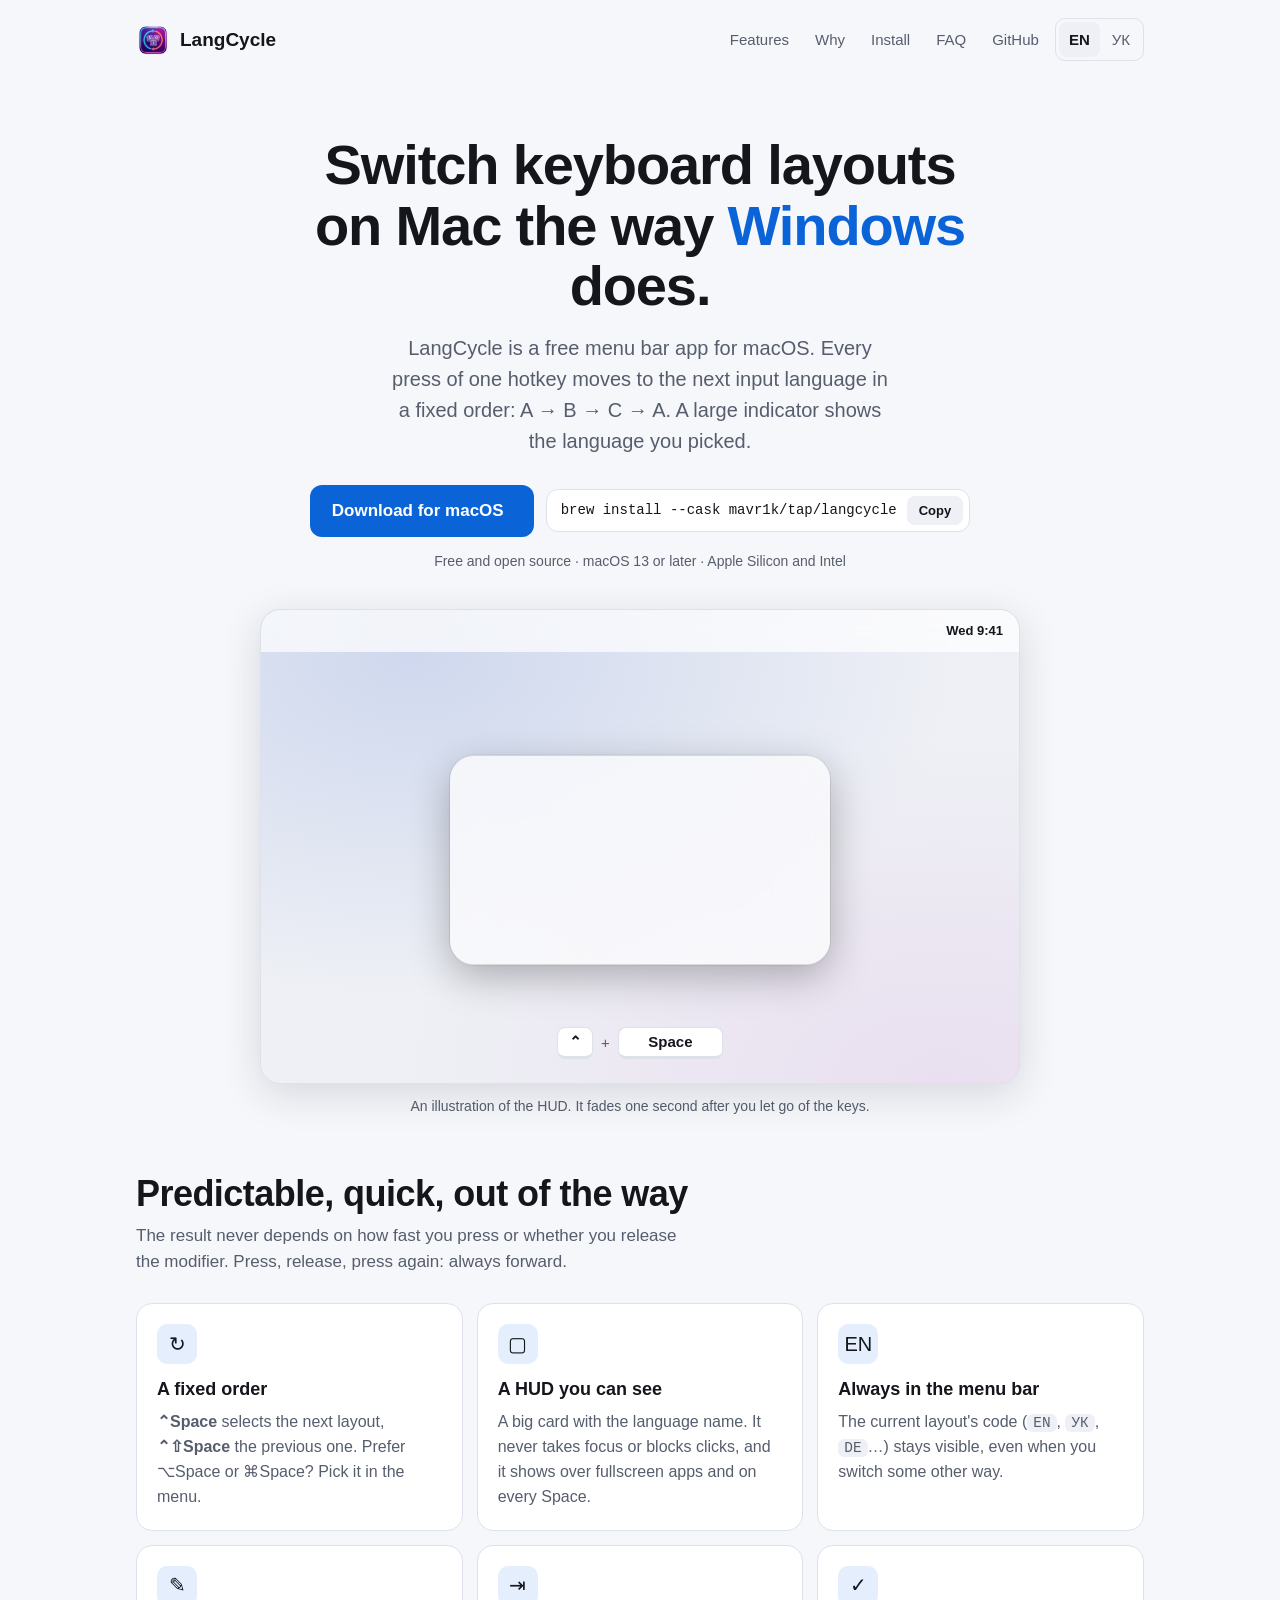
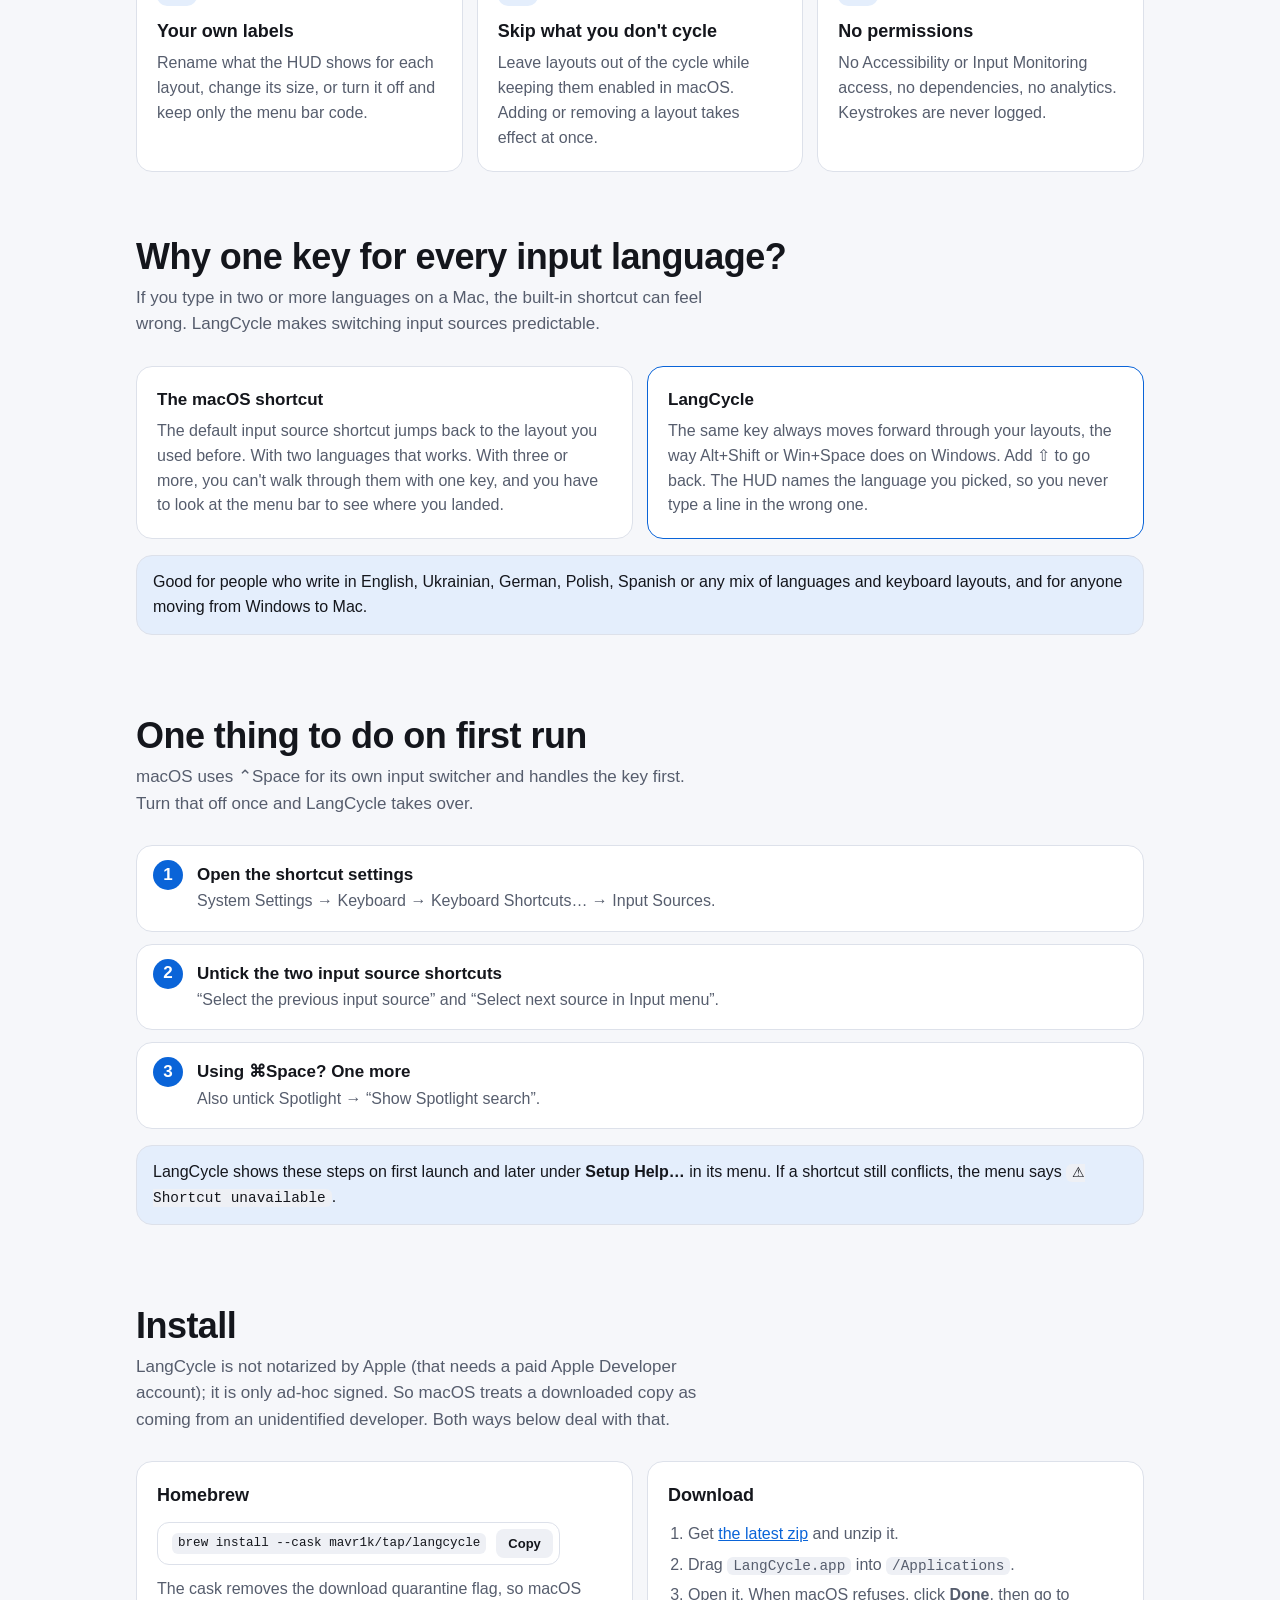
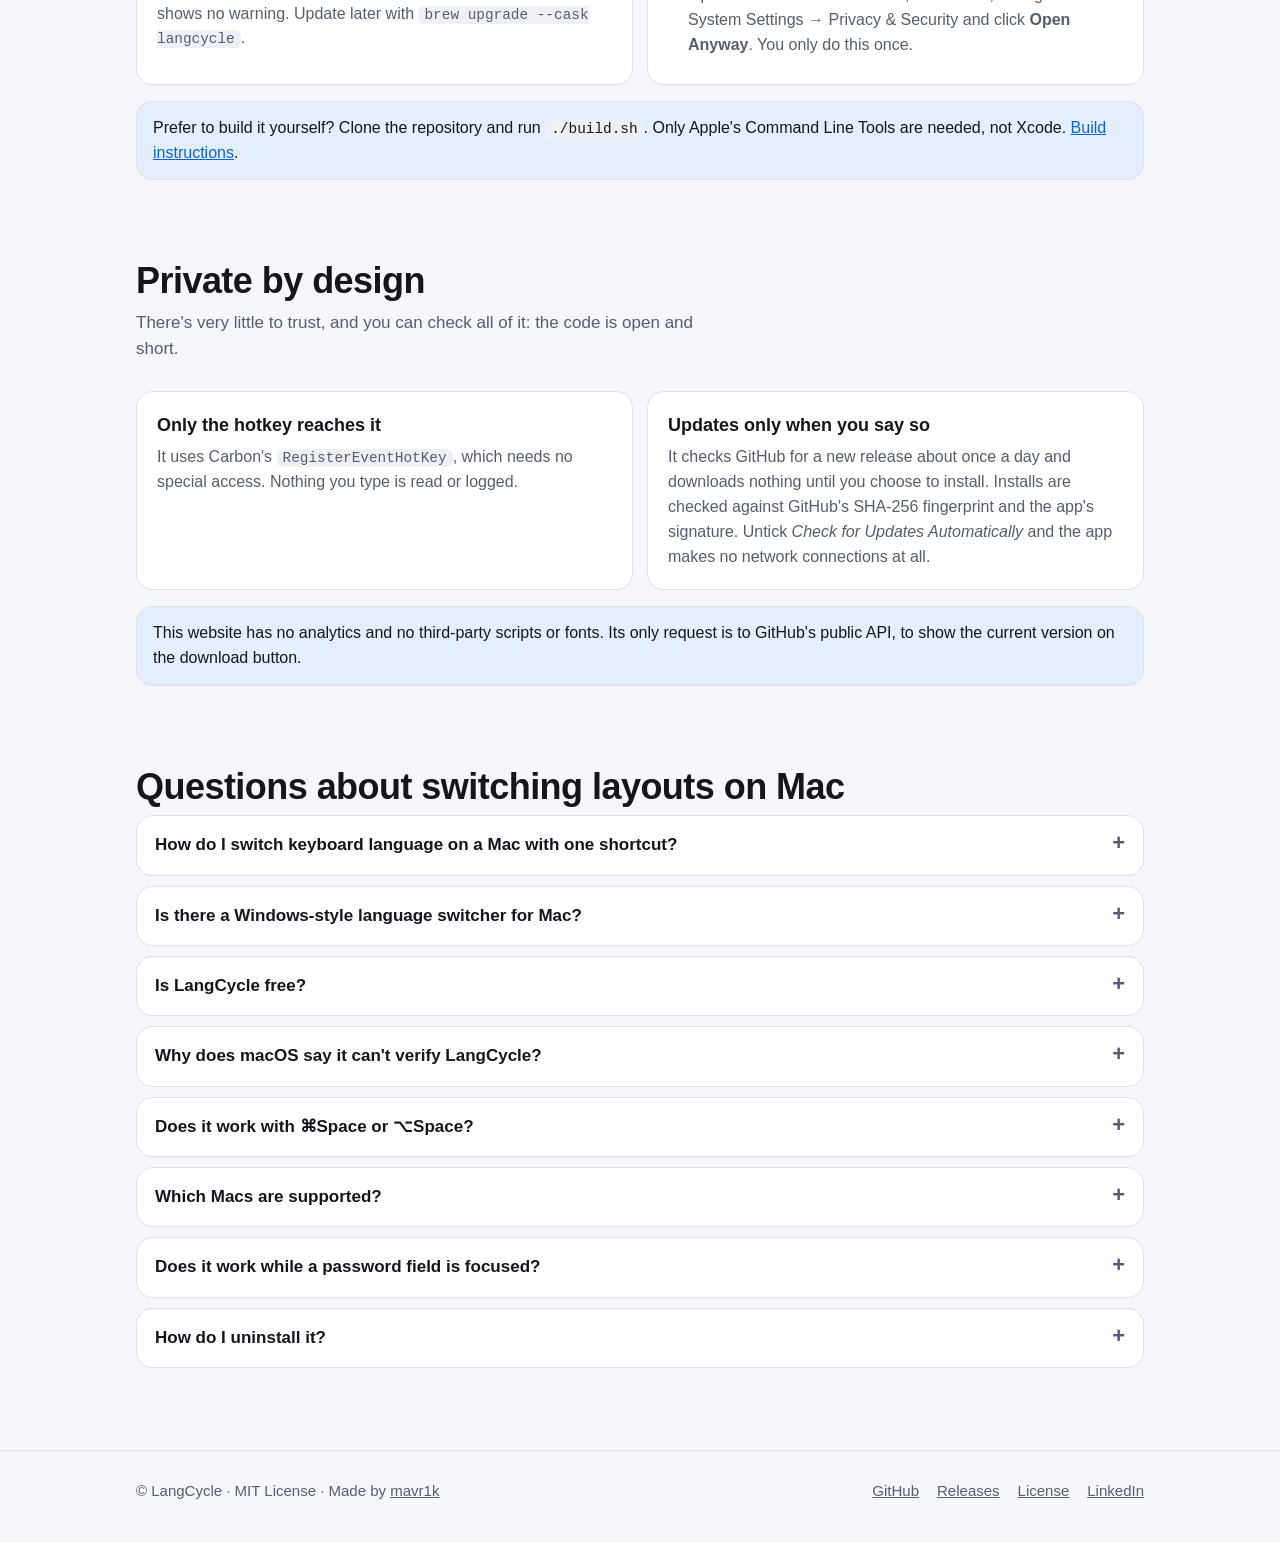
<file: site/index.html>
<!doctype html>
<html lang="en">
<head>
<meta charset="utf-8">
<meta name="viewport" content="width=device-width, initial-scale=1">
<title>LangCycle: Switch Keyboard Layouts on Mac Like Windows</title>
<meta name="description" content="Free macOS menu bar app: one hotkey cycles your keyboard layouts and input languages in a fixed order, like Windows. Big on-screen indicator, no permissions.">
<meta name="theme-color" content="#0a64d8">
<meta name="robots" content="index, follow, max-image-preview:large">
<meta name="keywords" content="switch keyboard layout mac, change input language mac, mac input source shortcut, ctrl space mac, windows style language switch mac, keyboard layout switcher macOS, menu bar app">
<link rel="canonical" href="https://mavr1k.github.io/LangCycle/">
<link rel="alternate" hreflang="en" href="https://mavr1k.github.io/LangCycle/">
<link rel="alternate" hreflang="uk" href="https://mavr1k.github.io/LangCycle/uk/">
<link rel="alternate" hreflang="x-default" href="https://mavr1k.github.io/LangCycle/">
<link rel="icon" type="image/png" href="assets/favicon.png">
<link rel="apple-touch-icon" href="assets/apple-touch-icon.png">
<meta property="og:type" content="website">
<meta property="og:site_name" content="LangCycle">
<meta property="og:title" content="LangCycle: Switch Keyboard Layouts on Mac Like Windows">
<meta property="og:description" content="One hotkey cycles your keyboard layouts in a fixed order, and a big on-screen indicator shows the language you picked. Free and open source for macOS.">
<meta property="og:url" content="https://mavr1k.github.io/LangCycle/">
<meta property="og:image" content="https://mavr1k.github.io/LangCycle/assets/og.png">
<meta property="og:image:width" content="1200">
<meta property="og:image:height" content="630">
<meta property="og:image:alt" content="LangCycle app icon next to the text: Switch keyboard layouts on Mac like Windows">
<meta name="twitter:card" content="summary_large_image">
<meta name="twitter:image" content="https://mavr1k.github.io/LangCycle/assets/og.png">
<link rel="stylesheet" href="assets/style.css">
<script type="application/ld+json">
{"@context":"https://schema.org","@graph":[
{"@type":"WebSite","@id":"https://mavr1k.github.io/LangCycle/#website","url":"https://mavr1k.github.io/LangCycle/","name":"LangCycle","inLanguage":["en","uk"]},
{"@type":"SoftwareApplication","@id":"https://mavr1k.github.io/LangCycle/#app","name":"LangCycle","description":"A macOS menu bar app that switches keyboard layouts in a fixed cycle with one hotkey and shows a large on-screen indicator.","applicationCategory":"UtilitiesApplication","operatingSystem":"macOS 13 or later","image":"https://mavr1k.github.io/LangCycle/assets/icon.png","offers":{"@type":"Offer","price":"0","priceCurrency":"USD"},"license":"https://opensource.org/licenses/MIT","url":"https://mavr1k.github.io/LangCycle/","downloadUrl":"https://github.com/mavr1k/LangCycle/releases/latest","codeRepository":"https://github.com/mavr1k/LangCycle","featureList":["Cycle keyboard layouts in a fixed order with one hotkey","Large on-screen indicator that never takes focus","Current layout code in the menu bar","No permissions and no analytics"],"author":{"@type":"Person","name":"mavr1k","url":"https://github.com/mavr1k"}}
]}
</script>
<script src="assets/app.js" defer></script>
</head>
<body>
<a class="skip" href="#main">Skip to content</a>

<header class="site">
  <div class="wrap">
    <a class="brand" href="./"><img src="assets/icon.png" alt="" width="34" height="34">LangCycle</a>
    <nav class="top" aria-label="Main">
      <a class="hide-sm" href="#features">Features</a>
      <a class="hide-sm" href="#why">Why</a>
      <a class="hide-sm" href="#install">Install</a>
      <a class="hide-sm" href="#faq">FAQ</a>
      <a class="hide-sm" href="https://github.com/mavr1k/LangCycle">GitHub</a>
      <span class="lang" role="group" aria-label="Language">
        <a href="./" aria-current="true" hreflang="en" lang="en">EN</a>
        <a href="uk/" hreflang="uk" lang="uk">УК</a>
      </span>
    </nav>
  </div>
</header>

<main id="main">
  <section class="hero" style="padding-bottom:0">
    <div class="wrap">
      <h1>Switch keyboard layouts on Mac the way <em>Windows</em> does.</h1>
      <p class="lead">LangCycle is a free menu bar app for macOS. Every press of one hotkey moves to the next input language in a fixed order: A → B → C → A. A large indicator shows the language you picked.</p>
      <div class="cta">
        <a class="btn" data-download href="https://github.com/mavr1k/LangCycle/releases/latest">Download for macOS <span data-version></span></a>
        <span class="code"><code id="brew">brew install --cask mavr1k/tap/langcycle</code><button type="button" data-copy="brew" data-copied="Copied">Copy</button></span>
      </div>
      <p class="meta">Free and open source · macOS 13 or later · Apple Silicon and Intel</p>

      <div class="demo" role="img" aria-label="Pressing Control and Space switches the layout from English to Ukrainian to German. A large HUD shows the language name and the menu bar shows its code.">
        <div class="menubar" aria-hidden="true">
          <span class="code-slot"><span>EN</span><span>УК</span><span>DE</span></span>
          <span>Wed 9:41</span>
        </div>
        <div class="hud" aria-hidden="true">
          <div class="face"><span class="code">EN</span><b>English</b><small>ABC</small><div class="pills"><i>EN</i><i>УК</i><i>DE</i></div></div>
          <div class="face"><span class="code">УК</span><b>Українська</b><small>Ukrainian</small><div class="pills"><i>EN</i><i>УК</i><i>DE</i></div></div>
          <div class="face"><span class="code">DE</span><b>Deutsch</b><small>German</small><div class="pills"><i>EN</i><i>УК</i><i>DE</i></div></div>
        </div>
        <div class="keys" aria-hidden="true"><kbd>⌃</kbd><span>+</span><kbd class="space">Space</kbd></div>
      </div>
      <p class="demo-note">An illustration of the HUD. It fades one second after you let go of the keys.</p>
    </div>
  </section>

  <section id="features">
    <div class="wrap">
      <h2>Predictable, quick, out of the way</h2>
      <p class="sub">The result never depends on how fast you press or whether you release the modifier. Press, release, press again: always forward.</p>
      <div class="grid three">
        <div class="card"><div class="ico" aria-hidden="true">↻</div><h3>A fixed order</h3><p><strong>⌃Space</strong> selects the next layout, <strong>⌃⇧Space</strong> the previous one. Prefer ⌥Space or ⌘Space? Pick it in the menu.</p></div>
        <div class="card"><div class="ico" aria-hidden="true">▢</div><h3>A HUD you can see</h3><p>A big card with the language name. It never takes focus or blocks clicks, and it shows over fullscreen apps and on every Space.</p></div>
        <div class="card"><div class="ico" aria-hidden="true">EN</div><h3>Always in the menu bar</h3><p>The current layout's code (<code>EN</code>, <code>УК</code>, <code>DE</code>…) stays visible, even when you switch some other way.</p></div>
        <div class="card"><div class="ico" aria-hidden="true">✎</div><h3>Your own labels</h3><p>Rename what the HUD shows for each layout, change its size, or turn it off and keep only the menu bar code.</p></div>
        <div class="card"><div class="ico" aria-hidden="true">⇥</div><h3>Skip what you don't cycle</h3><p>Leave layouts out of the cycle while keeping them enabled in macOS. Adding or removing a layout takes effect at once.</p></div>
        <div class="card"><div class="ico" aria-hidden="true">✓</div><h3>No permissions</h3><p>No Accessibility or Input Monitoring access, no dependencies, no analytics. Keystrokes are never logged.</p></div>
      </div>
    </div>
  </section>

  <section id="why">
    <div class="wrap">
      <h2>Why one key for every input language?</h2>
      <p class="sub">If you type in two or more languages on a Mac, the built-in shortcut can feel wrong. LangCycle makes switching input sources predictable.</p>
      <div class="compare">
        <div class="card"><h3>The macOS shortcut</h3><p>The default input source shortcut jumps back to the layout you used before. With two languages that works. With three or more, you can't walk through them with one key, and you have to look at the menu bar to see where you landed.</p></div>
        <div class="card hl"><h3>LangCycle</h3><p>The same key always moves forward through your layouts, the way Alt+Shift or Win+Space does on Windows. Add ⇧ to go back. The HUD names the language you picked, so you never type a line in the wrong one.</p></div>
      </div>
      <p class="callout">Good for people who write in English, Ukrainian, German, Polish, Spanish or any mix of languages and keyboard layouts, and for anyone moving from Windows to Mac.</p>
    </div>
  </section>

  <section id="setup">
    <div class="wrap">
      <h2>One thing to do on first run</h2>
      <p class="sub">macOS uses ⌃Space for its own input switcher and handles the key first. Turn that off once and LangCycle takes over.</p>
      <ol class="steps">
        <li><strong>Open the shortcut settings</strong><span>System Settings → Keyboard → Keyboard Shortcuts… → Input Sources.</span></li>
        <li><strong>Untick the two input source shortcuts</strong><span>“Select the previous input source” and “Select next source in Input menu”.</span></li>
        <li><strong>Using ⌘Space? One more</strong><span>Also untick Spotlight → “Show Spotlight search”.</span></li>
      </ol>
      <p class="callout">LangCycle shows these steps on first launch and later under <strong>Setup Help…</strong> in its menu. If a shortcut still conflicts, the menu says <code>⚠︎ Shortcut unavailable</code>.</p>
    </div>
  </section>

  <section id="install">
    <div class="wrap">
      <h2>Install</h2>
      <p class="sub">LangCycle is not notarized by Apple (that needs a paid Apple Developer account); it is only ad-hoc signed. So macOS treats a downloaded copy as coming from an unidentified developer. Both ways below deal with that.</p>
      <div class="install">
        <div class="card">
          <h3>Homebrew</h3>
          <span class="code"><code id="brew2">brew install --cask mavr1k/tap/langcycle</code><button type="button" data-copy="brew2" data-copied="Copied">Copy</button></span>
          <p style="margin-top:12px">The cask removes the download quarantine flag, so macOS shows no warning. Update later with <code>brew upgrade --cask langcycle</code>.</p>
        </div>
        <div class="card">
          <h3>Download</h3>
          <ol>
            <li>Get <a data-download href="https://github.com/mavr1k/LangCycle/releases/latest">the latest zip</a> <span data-version></span> and unzip it.</li>
            <li>Drag <code>LangCycle.app</code> into <code>/Applications</code>.</li>
            <li>Open it. When macOS refuses, click <strong>Done</strong>, then go to System Settings → Privacy &amp; Security and click <strong>Open Anyway</strong>. You only do this once.</li>
          </ol>
        </div>
      </div>
      <p class="callout">Prefer to build it yourself? Clone the repository and run <code>./build.sh</code>. Only Apple's Command Line Tools are needed, not Xcode. <a href="https://github.com/mavr1k/LangCycle#build-from-source">Build instructions</a>.</p>
    </div>
  </section>

  <section id="privacy">
    <div class="wrap">
      <h2>Private by design</h2>
      <p class="sub">There's very little to trust, and you can check all of it: the code is open and short.</p>
      <div class="grid">
        <div class="card"><h3>Only the hotkey reaches it</h3><p>It uses Carbon's <code>RegisterEventHotKey</code>, which needs no special access. Nothing you type is read or logged.</p></div>
        <div class="card"><h3>Updates only when you say so</h3><p>It checks GitHub for a new release about once a day and downloads nothing until you choose to install. Installs are checked against GitHub's SHA-256 fingerprint and the app's signature. Untick <em>Check for Updates Automatically</em> and the app makes no network connections at all.</p></div>
      </div>
      <p class="callout">This website has no analytics and no third-party scripts or fonts. Its only request is to GitHub's public API, to show the current version on the download button.</p>
    </div>
  </section>

  <section id="faq">
    <div class="wrap">
      <h2>Questions about switching layouts on Mac</h2>
      <details><summary>How do I switch keyboard language on a Mac with one shortcut?</summary><p>Install LangCycle, turn off the macOS input source shortcuts once, then press <strong>⌃Space</strong>. Each press selects the next enabled layout. <strong>⌃⇧Space</strong> goes to the previous one.</p></details>
      <details><summary>Is there a Windows-style language switcher for Mac?</summary><p>Yes, that is what LangCycle does: one hotkey cycles through your keyboard layouts in a fixed order, instead of jumping between the last two.</p></details>
      <details><summary>Is LangCycle free?</summary><p>Yes. It is open source under the MIT license, with no ads, no accounts and no analytics.</p></details>
      <details><summary>Why does macOS say it can't verify LangCycle?</summary><p>The app is not notarized, because notarization needs a paid Apple Developer account. Install with Homebrew, or use <strong>Open Anyway</strong> in System Settings → Privacy &amp; Security once. The source is public and releases are built by GitHub Actions.</p></details>
      <details><summary>Does it work with ⌘Space or ⌥Space?</summary><p>Yes. Choose the hotkey in the menu. With ⌘Space, also turn off Spotlight's shortcut. Adding ⇧ always goes backwards.</p></details>
      <details><summary>Which Macs are supported?</summary><p>macOS 13 or later, on Apple Silicon and Intel. The app is a universal build.</p></details>
      <details><summary>Does it work while a password field is focused?</summary><p>Carbon hotkeys usually keep working while secure input is on, but this has not been verified for the current build yet.</p></details>
      <details><summary>How do I uninstall it?</summary><p>Turn off <strong>Launch at Login</strong> and quit LangCycle, then delete the app. With Homebrew run <code>brew uninstall --cask --zap langcycle</code>, which also removes the saved settings. Re-enable macOS's own shortcut in Keyboard Shortcuts if you want it back.</p></details>
    </div>
  </section>
</main>

<footer class="site">
  <div class="wrap">
    <span>© LangCycle · MIT License · Made by <a href="https://github.com/mavr1k">mavr1k</a></span>
    <nav aria-label="Footer">
      <a href="https://github.com/mavr1k/LangCycle">GitHub</a>
      <a href="https://github.com/mavr1k/LangCycle/releases">Releases</a>
      <a href="https://github.com/mavr1k/LangCycle/blob/main/LICENSE">License</a>
      <a href="https://www.linkedin.com/in/mavrosaus/">LinkedIn</a>
    </nav>
  </div>
</footer>
</body>
</html>
</file>
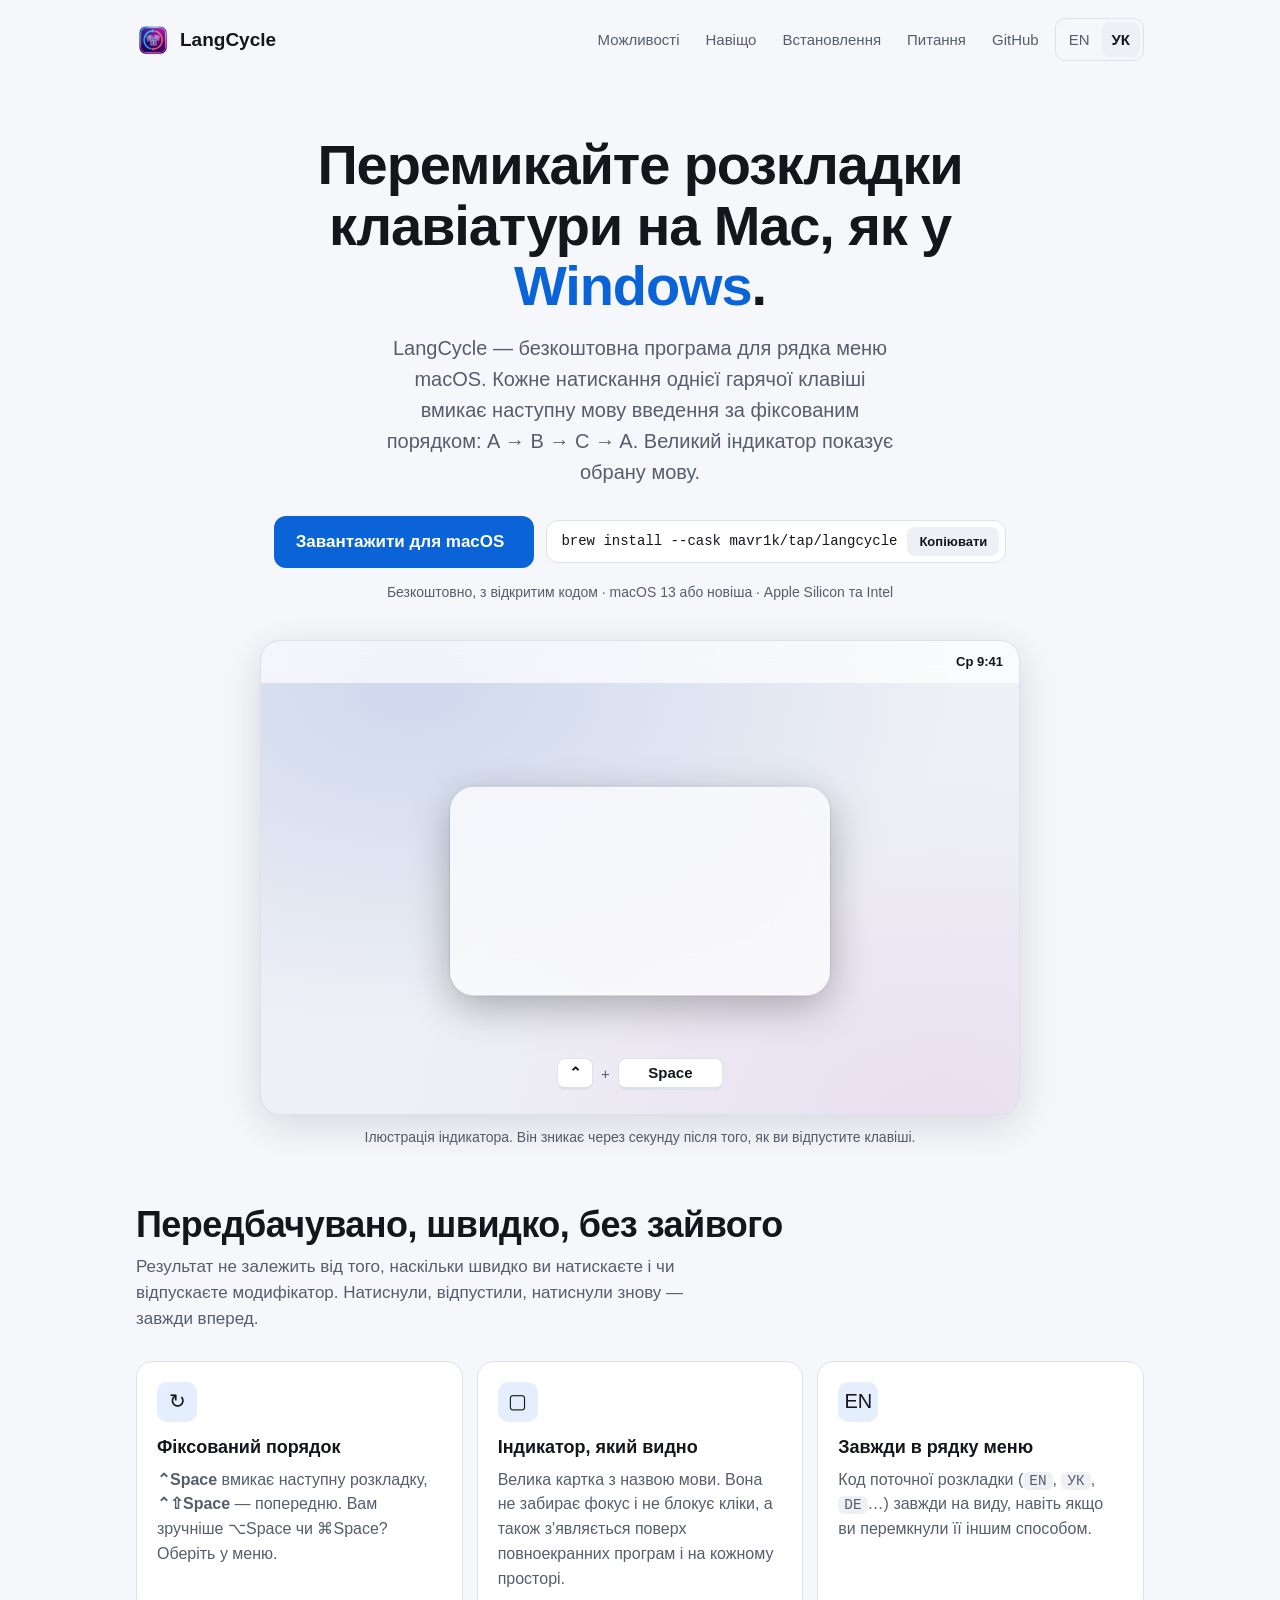
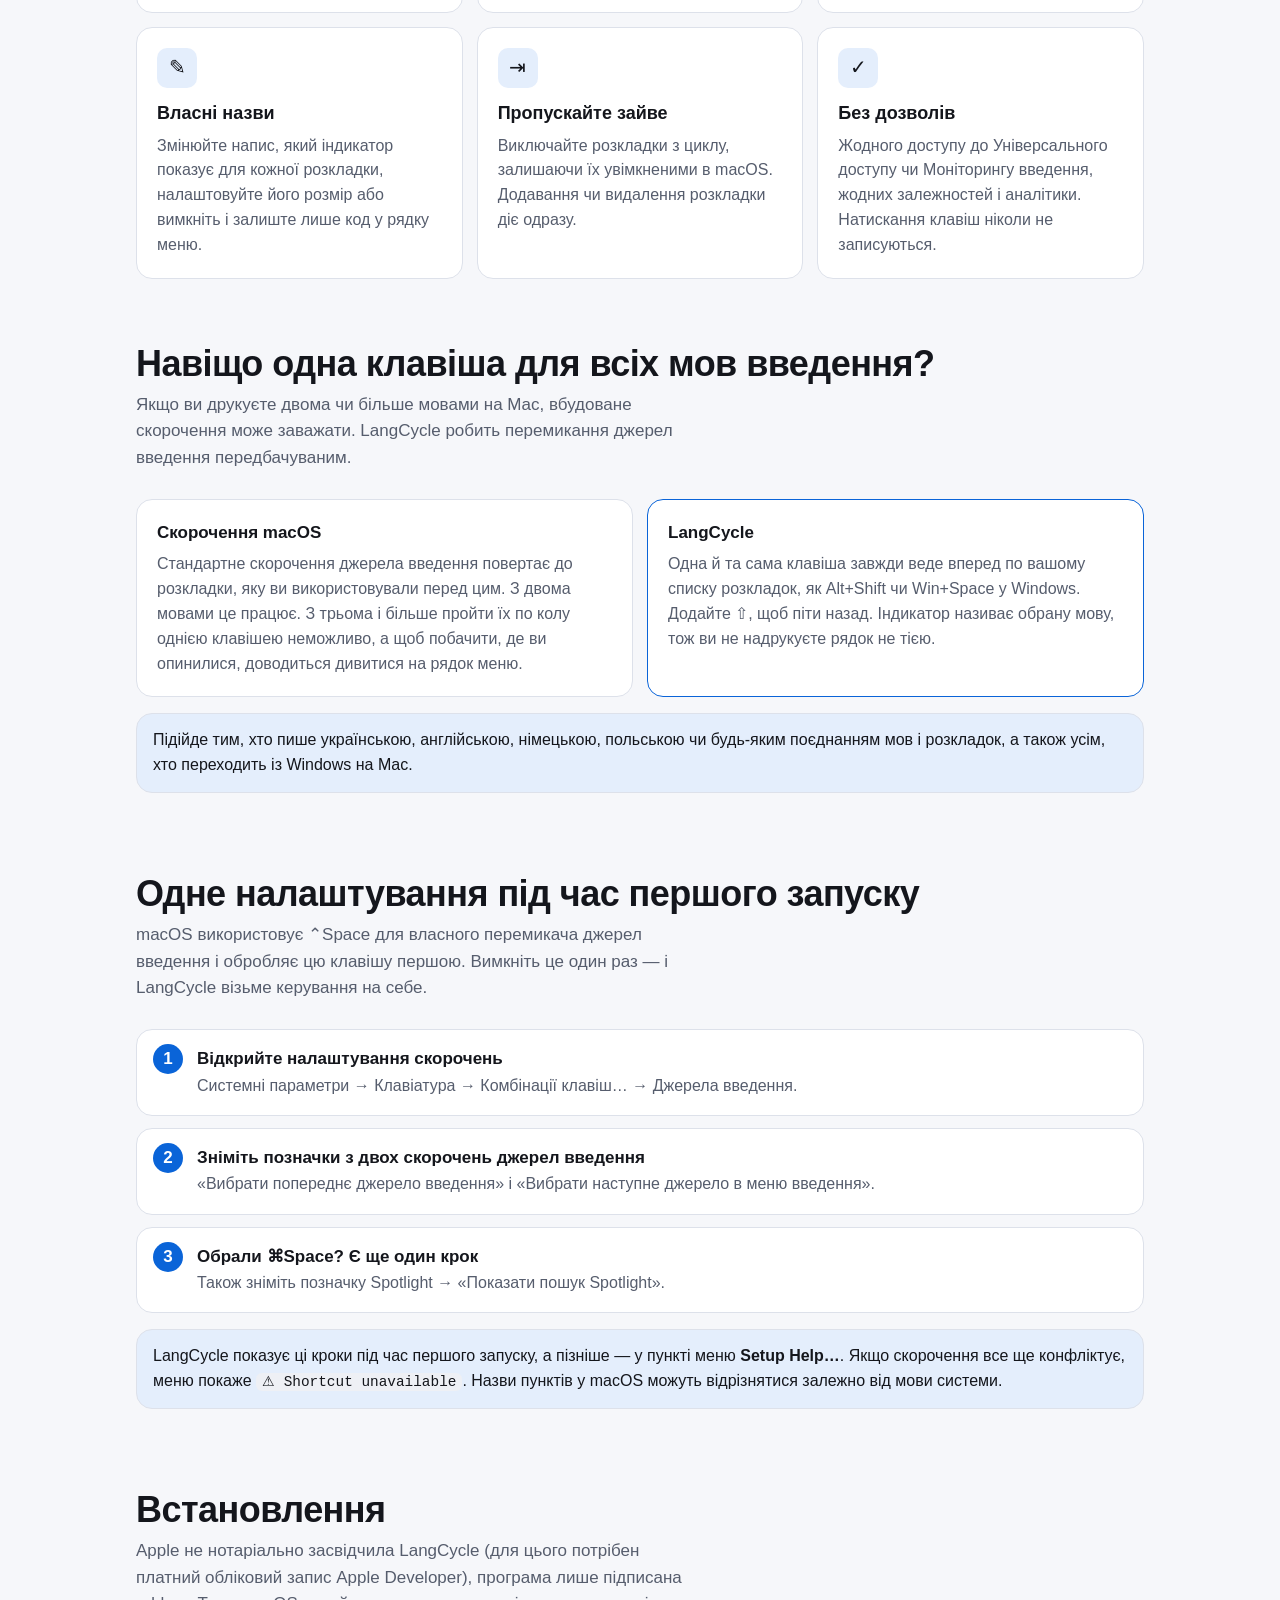
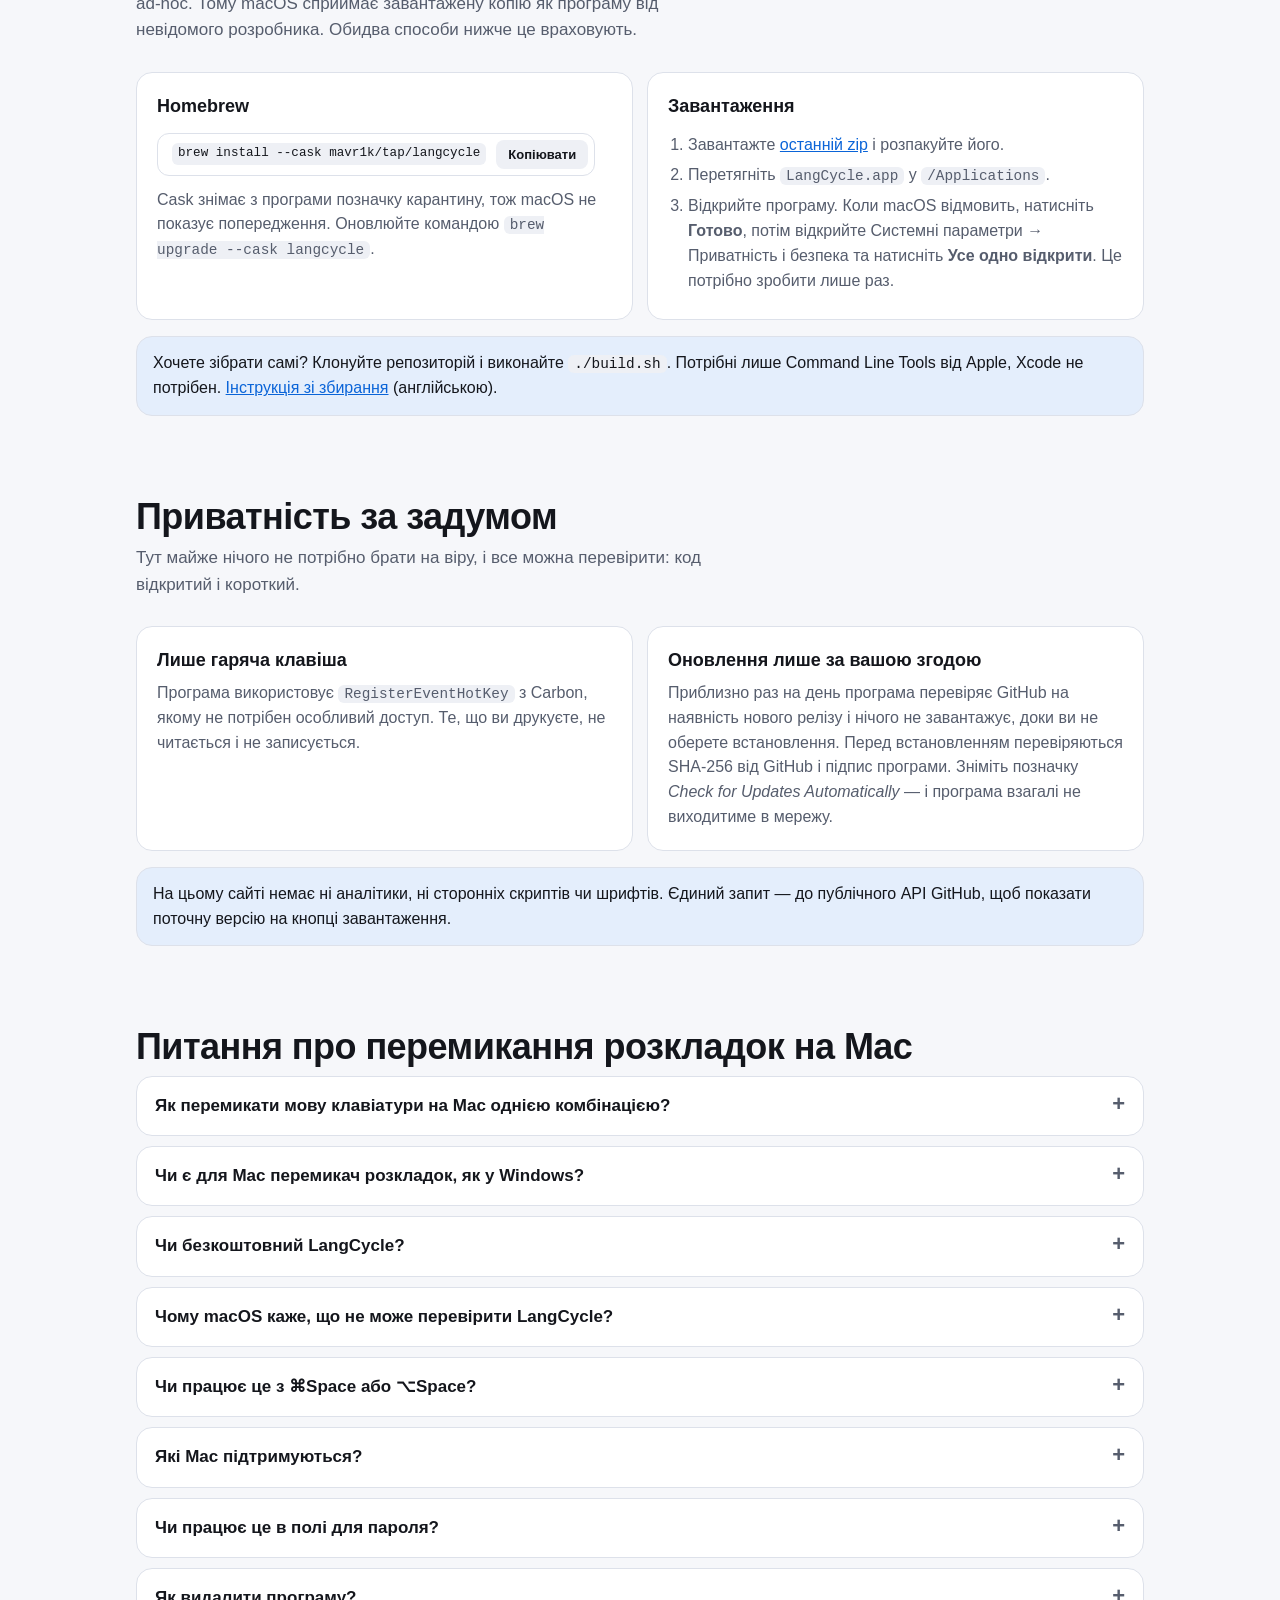
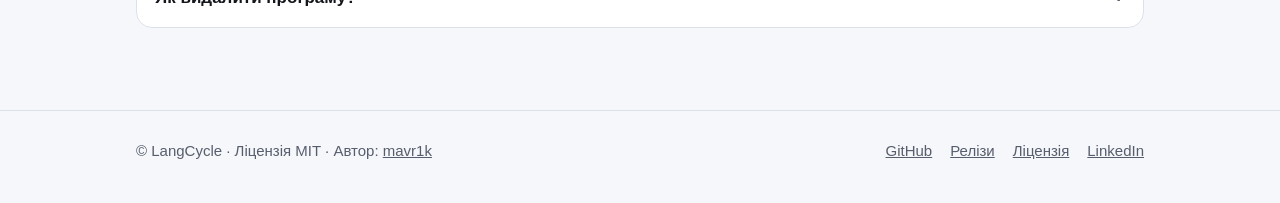
<file: site/uk/index.html>
<!doctype html>
<html lang="uk">
<head>
<meta charset="utf-8">
<meta name="viewport" content="width=device-width, initial-scale=1">
<title>LangCycle: перемикання розкладок клавіатури на Mac, як у Windows</title>
<meta name="description" content="Безкоштовна програма для рядка меню macOS: одна гаряча клавіша перемикає розкладки клавіатури по колу, як у Windows. Великий індикатор, без дозволів.">
<meta name="theme-color" content="#0a64d8">
<meta name="robots" content="index, follow, max-image-preview:large">
<meta name="keywords" content="перемикання розкладки mac, змінити мову введення mac, ctrl space mac, перемикач розкладки як у windows, розкладка клавіатури macOS">
<link rel="canonical" href="https://mavr1k.github.io/LangCycle/uk/">
<link rel="alternate" hreflang="en" href="https://mavr1k.github.io/LangCycle/">
<link rel="alternate" hreflang="uk" href="https://mavr1k.github.io/LangCycle/uk/">
<link rel="alternate" hreflang="x-default" href="https://mavr1k.github.io/LangCycle/">
<link rel="icon" type="image/png" href="../assets/favicon.png">
<link rel="apple-touch-icon" href="../assets/apple-touch-icon.png">
<meta property="og:type" content="website">
<meta property="og:locale" content="uk_UA">
<meta property="og:site_name" content="LangCycle">
<meta property="og:title" content="LangCycle: перемикання розкладок клавіатури на Mac, як у Windows">
<meta property="og:description" content="Одна гаряча клавіша перебирає розкладки клавіатури по колу, а великий індикатор показує обрану мову. Безкоштовно, з відкритим кодом, для macOS.">
<meta property="og:url" content="https://mavr1k.github.io/LangCycle/uk/">
<meta property="og:image" content="https://mavr1k.github.io/LangCycle/assets/og.png">
<meta property="og:image:width" content="1200">
<meta property="og:image:height" content="630">
<meta property="og:image:alt" content="Іконка LangCycle і напис: перемикання розкладок клавіатури на Mac, як у Windows">
<meta name="twitter:card" content="summary_large_image">
<meta name="twitter:image" content="https://mavr1k.github.io/LangCycle/assets/og.png">
<link rel="stylesheet" href="../assets/style.css">
<script type="application/ld+json">
{"@context":"https://schema.org","@graph":[
{"@type":"WebSite","@id":"https://mavr1k.github.io/LangCycle/#website","url":"https://mavr1k.github.io/LangCycle/","name":"LangCycle","inLanguage":["en","uk"]},
{"@type":"SoftwareApplication","@id":"https://mavr1k.github.io/LangCycle/uk/#app","name":"LangCycle","inLanguage":"uk","description":"Програма для рядка меню macOS, яка перемикає розкладки клавіатури по колу однією гарячою клавішею і показує великий індикатор.","applicationCategory":"UtilitiesApplication","operatingSystem":"macOS 13 or later","image":"https://mavr1k.github.io/LangCycle/assets/icon.png","offers":{"@type":"Offer","price":"0","priceCurrency":"USD"},"license":"https://opensource.org/licenses/MIT","url":"https://mavr1k.github.io/LangCycle/uk/","downloadUrl":"https://github.com/mavr1k/LangCycle/releases/latest","codeRepository":"https://github.com/mavr1k/LangCycle","author":{"@type":"Person","name":"mavr1k","url":"https://github.com/mavr1k"}}
]}
</script>
<script src="../assets/app.js" defer></script>
</head>
<body>
<a class="skip" href="#main">Перейти до вмісту</a>

<header class="site">
  <div class="wrap">
    <a class="brand" href="./"><img src="../assets/icon.png" alt="" width="34" height="34">LangCycle</a>
    <nav class="top" aria-label="Головне меню">
      <a class="hide-sm" href="#features">Можливості</a>
      <a class="hide-sm" href="#why">Навіщо</a>
      <a class="hide-sm" href="#install">Встановлення</a>
      <a class="hide-sm" href="#faq">Питання</a>
      <a class="hide-sm" href="https://github.com/mavr1k/LangCycle">GitHub</a>
      <span class="lang" role="group" aria-label="Мова">
        <a href="../" hreflang="en" lang="en">EN</a>
        <a href="./" aria-current="true" hreflang="uk" lang="uk">УК</a>
      </span>
    </nav>
  </div>
</header>

<main id="main">
  <section class="hero" style="padding-bottom:0">
    <div class="wrap">
      <h1>Перемикайте розкладки клавіатури на Mac, як у <em>Windows</em>.</h1>
      <p class="lead">LangCycle — безкоштовна програма для рядка меню macOS. Кожне натискання однієї гарячої клавіші вмикає наступну мову введення за фіксованим порядком: A → B → C → A. Великий індикатор показує обрану мову.</p>
      <div class="cta">
        <a class="btn" data-download href="https://github.com/mavr1k/LangCycle/releases/latest">Завантажити для macOS <span data-version></span></a>
        <span class="code"><code id="brew">brew install --cask mavr1k/tap/langcycle</code><button type="button" data-copy="brew" data-copied="Скопійовано">Копіювати</button></span>
      </div>
      <p class="meta">Безкоштовно, з відкритим кодом · macOS 13 або новіша · Apple Silicon та Intel</p>

      <div class="demo" role="img" aria-label="Натискання Control і Пробіл перемикає розкладку з англійської на українську, а потім на німецьку. Великий індикатор показує назву мови, а рядок меню — її код.">
        <div class="menubar" aria-hidden="true">
          <span class="code-slot"><span>EN</span><span>УК</span><span>DE</span></span>
          <span>Ср 9:41</span>
        </div>
        <div class="hud" aria-hidden="true">
          <div class="face"><span class="code">EN</span><b>English</b><small>ABC</small><div class="pills"><i>EN</i><i>УК</i><i>DE</i></div></div>
          <div class="face"><span class="code">УК</span><b>Українська</b><small>Ukrainian</small><div class="pills"><i>EN</i><i>УК</i><i>DE</i></div></div>
          <div class="face"><span class="code">DE</span><b>Deutsch</b><small>German</small><div class="pills"><i>EN</i><i>УК</i><i>DE</i></div></div>
        </div>
        <div class="keys" aria-hidden="true"><kbd>⌃</kbd><span>+</span><kbd class="space">Space</kbd></div>
      </div>
      <p class="demo-note">Ілюстрація індикатора. Він зникає через секунду після того, як ви відпустите клавіші.</p>
    </div>
  </section>

  <section id="features">
    <div class="wrap">
      <h2>Передбачувано, швидко, без зайвого</h2>
      <p class="sub">Результат не залежить від того, наскільки швидко ви натискаєте і чи відпускаєте модифікатор. Натиснули, відпустили, натиснули знову — завжди вперед.</p>
      <div class="grid three">
        <div class="card"><div class="ico" aria-hidden="true">↻</div><h3>Фіксований порядок</h3><p><strong>⌃Space</strong> вмикає наступну розкладку, <strong>⌃⇧Space</strong> — попередню. Вам зручніше ⌥Space чи ⌘Space? Оберіть у меню.</p></div>
        <div class="card"><div class="ico" aria-hidden="true">▢</div><h3>Індикатор, який видно</h3><p>Велика картка з назвою мови. Вона не забирає фокус і не блокує кліки, а також з'являється поверх повноекранних програм і на кожному просторі.</p></div>
        <div class="card"><div class="ico" aria-hidden="true">EN</div><h3>Завжди в рядку меню</h3><p>Код поточної розкладки (<code>EN</code>, <code>УК</code>, <code>DE</code>…) завжди на виду, навіть якщо ви перемкнули її іншим способом.</p></div>
        <div class="card"><div class="ico" aria-hidden="true">✎</div><h3>Власні назви</h3><p>Змінюйте напис, який індикатор показує для кожної розкладки, налаштовуйте його розмір або вимкніть і залиште лише код у рядку меню.</p></div>
        <div class="card"><div class="ico" aria-hidden="true">⇥</div><h3>Пропускайте зайве</h3><p>Виключайте розкладки з циклу, залишаючи їх увімкненими в macOS. Додавання чи видалення розкладки діє одразу.</p></div>
        <div class="card"><div class="ico" aria-hidden="true">✓</div><h3>Без дозволів</h3><p>Жодного доступу до Універсального доступу чи Моніторингу введення, жодних залежностей і аналітики. Натискання клавіш ніколи не записуються.</p></div>
      </div>
    </div>
  </section>

  <section id="why">
    <div class="wrap">
      <h2>Навіщо одна клавіша для всіх мов введення?</h2>
      <p class="sub">Якщо ви друкуєте двома чи більше мовами на Mac, вбудоване скорочення може заважати. LangCycle робить перемикання джерел введення передбачуваним.</p>
      <div class="compare">
        <div class="card"><h3>Скорочення macOS</h3><p>Стандартне скорочення джерела введення повертає до розкладки, яку ви використовували перед цим. З двома мовами це працює. З трьома і більше пройти їх по колу однією клавішею неможливо, а щоб побачити, де ви опинилися, доводиться дивитися на рядок меню.</p></div>
        <div class="card hl"><h3>LangCycle</h3><p>Одна й та сама клавіша завжди веде вперед по вашому списку розкладок, як Alt+Shift чи Win+Space у Windows. Додайте ⇧, щоб піти назад. Індикатор називає обрану мову, тож ви не надрукуєте рядок не тією.</p></div>
      </div>
      <p class="callout">Підійде тим, хто пише українською, англійською, німецькою, польською чи будь-яким поєднанням мов і розкладок, а також усім, хто переходить із Windows на Mac.</p>
    </div>
  </section>

  <section id="setup">
    <div class="wrap">
      <h2>Одне налаштування під час першого запуску</h2>
      <p class="sub">macOS використовує ⌃Space для власного перемикача джерел введення і обробляє цю клавішу першою. Вимкніть це один раз — і LangCycle візьме керування на себе.</p>
      <ol class="steps">
        <li><strong>Відкрийте налаштування скорочень</strong><span>Системні параметри → Клавіатура → Комбінації клавіш… → Джерела введення.</span></li>
        <li><strong>Зніміть позначки з двох скорочень джерел введення</strong><span>«Вибрати попереднє джерело введення» і «Вибрати наступне джерело в меню введення».</span></li>
        <li><strong>Обрали ⌘Space? Є ще один крок</strong><span>Також зніміть позначку Spotlight → «Показати пошук Spotlight».</span></li>
      </ol>
      <p class="callout">LangCycle показує ці кроки під час першого запуску, а пізніше — у пункті меню <strong>Setup Help…</strong>. Якщо скорочення все ще конфліктує, меню покаже <code>⚠︎ Shortcut unavailable</code>. Назви пунктів у macOS можуть відрізнятися залежно від мови системи.</p>
    </div>
  </section>

  <section id="install">
    <div class="wrap">
      <h2>Встановлення</h2>
      <p class="sub">Apple не нотаріально засвідчила LangCycle (для цього потрібен платний обліковий запис Apple Developer), програма лише підписана ad-hoc. Тому macOS сприймає завантажену копію як програму від невідомого розробника. Обидва способи нижче це враховують.</p>
      <div class="install">
        <div class="card">
          <h3>Homebrew</h3>
          <span class="code"><code id="brew2">brew install --cask mavr1k/tap/langcycle</code><button type="button" data-copy="brew2" data-copied="Скопійовано">Копіювати</button></span>
          <p style="margin-top:12px">Cask знімає з програми позначку карантину, тож macOS не показує попередження. Оновлюйте командою <code>brew upgrade --cask langcycle</code>.</p>
        </div>
        <div class="card">
          <h3>Завантаження</h3>
          <ol>
            <li>Завантажте <a data-download href="https://github.com/mavr1k/LangCycle/releases/latest">останній zip</a> <span data-version></span> і розпакуйте його.</li>
            <li>Перетягніть <code>LangCycle.app</code> у <code>/Applications</code>.</li>
            <li>Відкрийте програму. Коли macOS відмовить, натисніть <strong>Готово</strong>, потім відкрийте Системні параметри → Приватність і безпека та натисніть <strong>Усе одно відкрити</strong>. Це потрібно зробити лише раз.</li>
          </ol>
        </div>
      </div>
      <p class="callout">Хочете зібрати самі? Клонуйте репозиторій і виконайте <code>./build.sh</code>. Потрібні лише Command Line Tools від Apple, Xcode не потрібен. <a href="https://github.com/mavr1k/LangCycle#build-from-source">Інструкція зі збирання</a> (англійською).</p>
    </div>
  </section>

  <section id="privacy">
    <div class="wrap">
      <h2>Приватність за задумом</h2>
      <p class="sub">Тут майже нічого не потрібно брати на віру, і все можна перевірити: код відкритий і короткий.</p>
      <div class="grid">
        <div class="card"><h3>Лише гаряча клавіша</h3><p>Програма використовує <code>RegisterEventHotKey</code> з Carbon, якому не потрібен особливий доступ. Те, що ви друкуєте, не читається і не записується.</p></div>
        <div class="card"><h3>Оновлення лише за вашою згодою</h3><p>Приблизно раз на день програма перевіряє GitHub на наявність нового релізу і нічого не завантажує, доки ви не оберете встановлення. Перед встановленням перевіряються SHA-256 від GitHub і підпис програми. Зніміть позначку <em>Check for Updates Automatically</em> — і програма взагалі не виходитиме в мережу.</p></div>
      </div>
      <p class="callout">На цьому сайті немає ні аналітики, ні сторонніх скриптів чи шрифтів. Єдиний запит — до публічного API GitHub, щоб показати поточну версію на кнопці завантаження.</p>
    </div>
  </section>

  <section id="faq">
    <div class="wrap">
      <h2>Питання про перемикання розкладок на Mac</h2>
      <details><summary>Як перемикати мову клавіатури на Mac однією комбінацією?</summary><p>Встановіть LangCycle, один раз вимкніть системні скорочення джерел введення і натискайте <strong>⌃Space</strong>. Кожне натискання вмикає наступну розкладку зі списку. <strong>⌃⇧Space</strong> повертає до попередньої.</p></details>
      <details><summary>Чи є для Mac перемикач розкладок, як у Windows?</summary><p>Так, саме це робить LangCycle: одна гаряча клавіша перебирає ваші розкладки по колу у фіксованому порядку, а не стрибає між двома останніми.</p></details>
      <details><summary>Чи безкоштовний LangCycle?</summary><p>Так. Це програма з відкритим кодом під ліцензією MIT, без реклами, облікових записів і аналітики.</p></details>
      <details><summary>Чому macOS каже, що не може перевірити LangCycle?</summary><p>Програма не нотаріально засвідчена, бо для цього потрібен платний обліковий запис Apple Developer. Встановіть через Homebrew або один раз скористайтеся кнопкою <strong>Усе одно відкрити</strong> у Системні параметри → Приватність і безпека. Вихідний код відкритий, а релізи збирає GitHub Actions.</p></details>
      <details><summary>Чи працює це з ⌘Space або ⌥Space?</summary><p>Так. Оберіть гарячу клавішу в меню. Для ⌘Space також вимкніть скорочення Spotlight. Додавання ⇧ завжди перемикає назад.</p></details>
      <details><summary>Які Mac підтримуються?</summary><p>macOS 13 або новіша, на Apple Silicon та Intel. Програма універсальна.</p></details>
      <details><summary>Чи працює це в полі для пароля?</summary><p>Гарячі клавіші Carbon зазвичай працюють і за ввімкненого безпечного введення, але для поточної збірки це ще не перевірено.</p></details>
      <details><summary>Як видалити програму?</summary><p>Вимкніть <strong>Launch at Login</strong> і вийдіть із LangCycle, потім видаліть програму. З Homebrew виконайте <code>brew uninstall --cask --zap langcycle</code> — це також видалить збережені налаштування. Якщо хочете повернути системне скорочення, увімкніть його знову в налаштуваннях клавіатури.</p></details>
    </div>
  </section>
</main>

<footer class="site">
  <div class="wrap">
    <span>© LangCycle · Ліцензія MIT · Автор: <a href="https://github.com/mavr1k">mavr1k</a></span>
    <nav aria-label="Нижнє меню">
      <a href="https://github.com/mavr1k/LangCycle">GitHub</a>
      <a href="https://github.com/mavr1k/LangCycle/releases">Релізи</a>
      <a href="https://github.com/mavr1k/LangCycle/blob/main/LICENSE">Ліцензія</a>
      <a href="https://www.linkedin.com/in/mavrosaus/">LinkedIn</a>
    </nav>
  </div>
</footer>
</body>
</html>
</file>
<file: site/assets/style.css>
/* LangCycle landing page. No external fonts, no frameworks. Light and dark follow the system. */

:root {
  color-scheme: light dark;
  --bg: #f6f7fa;
  --surface: #ffffff;
  --surface-2: #eef0f5;
  --text: #14161c;
  --muted: #565d6d;
  --border: #dde1ea;
  --accent: #0a64d8;
  --accent-text: #ffffff;
  --accent-soft: #e4eefc;
  --hud-bg: rgba(250, 250, 252, 0.82);
  --hud-text: #14161c;
  --hud-muted: #5b6272;
  --desktop-a: #cfd8ee;
  --desktop-b: #e9dff0;
  --menubar: rgba(255, 255, 255, 0.7);
  --shadow: 0 10px 40px rgba(20, 30, 60, 0.14);
  --radius: 16px;
  --font: -apple-system, BlinkMacSystemFont, "SF Pro Text", "Segoe UI", Roboto, "Helvetica Neue", Arial, sans-serif;
  --mono: ui-monospace, "SF Mono", Menlo, Consolas, monospace;
}

@media (prefers-color-scheme: dark) {
  :root {
    --bg: #0e1015;
    --surface: #171a21;
    --surface-2: #1f232c;
    --text: #eceef3;
    --muted: #a3aab9;
    --border: #2a2f3a;
    --accent: #4d94ff;
    --accent-text: #06121f;
    --accent-soft: #14253d;
    --hud-bg: rgba(40, 42, 50, 0.82);
    --hud-text: #f4f5f8;
    --hud-muted: #a9afbd;
    --desktop-a: #1b2540;
    --desktop-b: #2d1f3a;
    --menubar: rgba(30, 32, 40, 0.7);
    --shadow: 0 10px 40px rgba(0, 0, 0, 0.5);
  }
}

*, *::before, *::after { box-sizing: border-box; }

html { scroll-behavior: smooth; -webkit-text-size-adjust: 100%; }

body {
  margin: 0;
  background: var(--bg);
  color: var(--text);
  font: 17px/1.55 var(--font);
  -webkit-font-smoothing: antialiased;
}

img { max-width: 100%; height: auto; }
a { color: var(--accent); }
a:hover { text-decoration-thickness: 2px; }
:focus-visible { outline: 3px solid var(--accent); outline-offset: 3px; border-radius: 6px; }

.wrap { width: 100%; max-width: 1040px; margin: 0 auto; padding: 0 16px; }

.skip {
  position: absolute; left: 16px; top: -60px; z-index: 10;
  background: var(--accent); color: var(--accent-text); padding: 8px 14px; border-radius: 8px;
}
.skip:focus { top: 12px; }

/* Header */
header.site { padding: 18px 0; }
header.site .wrap { display: flex; align-items: center; justify-content: space-between; gap: 12px; }
.brand { display: flex; align-items: center; gap: 10px; color: var(--text); text-decoration: none; font-weight: 700; font-size: 19px; }
.brand img { width: 34px; height: 34px; border-radius: 8px; }
nav.top { display: flex; align-items: center; gap: 6px; }
nav.top a {
  color: var(--muted); text-decoration: none; padding: 6px 10px; border-radius: 8px; font-size: 15px; font-weight: 500;
}
nav.top a:hover { color: var(--text); background: var(--surface-2); }
nav.top a[aria-current="true"] { color: var(--text); background: var(--surface-2); font-weight: 700; }
.lang { display: flex; gap: 2px; padding: 3px; border: 1px solid var(--border); border-radius: 10px; }
.hide-sm { display: none; }

/* Hero */
.hero { padding: 36px 0 24px; text-align: center; }
.hero h1 {
  margin: 0 auto 16px; max-width: 22ch; font-size: clamp(32px, 6.4vw, 56px); line-height: 1.08; letter-spacing: -0.02em;
}
.hero h1 em { font-style: normal; color: var(--accent); }
.hero p.lead { margin: 0 auto 28px; max-width: 46ch; color: var(--muted); font-size: clamp(17px, 2.4vw, 20px); }
.cta { display: flex; flex-wrap: wrap; justify-content: center; align-items: center; gap: 12px; }
.btn {
  display: inline-flex; align-items: center; gap: 8px; padding: 13px 22px; border-radius: 12px;
  background: var(--accent); color: var(--accent-text); font-weight: 700; font-size: 17px; text-decoration: none;
  border: 0; cursor: pointer; font-family: inherit;
}
.btn:hover { filter: brightness(1.08); }
.btn.secondary { background: var(--surface); color: var(--text); border: 1px solid var(--border); }
.meta { margin: 14px 0 0; color: var(--muted); font-size: 14px; }

.code {
  display: inline-flex; align-items: center; gap: 10px; max-width: 100%; padding: 6px 6px 6px 14px;
  background: var(--surface); border: 1px solid var(--border); border-radius: 12px; font-family: var(--mono); font-size: 14px;
}
.code code { white-space: normal; overflow-wrap: anywhere; text-align: left; }
.code button {
  font: 600 13px var(--font); padding: 7px 12px; border-radius: 8px; border: 0; cursor: pointer;
  background: var(--surface-2); color: var(--text);
}
.code button:hover { background: var(--accent-soft); }

/* HUD demo */
.demo {
  position: relative; margin: 36px auto 0; max-width: 760px; aspect-ratio: 16 / 10; overflow: hidden;
  border-radius: 20px; border: 1px solid var(--border); box-shadow: var(--shadow);
  background: radial-gradient(120% 120% at 20% 10%, var(--desktop-a), transparent 60%),
              radial-gradient(120% 120% at 90% 100%, var(--desktop-b), transparent 60%), var(--surface-2);
}
.menubar {
  position: absolute; left: 0; right: 0; top: 0; height: 9%; min-height: 22px; display: flex; align-items: center; justify-content: flex-end;
  gap: 14px; padding: 0 16px; background: var(--menubar); backdrop-filter: blur(12px); -webkit-backdrop-filter: blur(12px);
  font-size: clamp(10px, 1.7vw, 13px); font-weight: 600; color: var(--text);
}
.menubar .code-slot { display: inline-grid; }
.menubar .code-slot span { grid-area: 1 / 1; text-align: right; opacity: 0; animation: slot 9s infinite; }
.menubar .code-slot span:nth-child(2) { animation-delay: 3s; }
.menubar .code-slot span:nth-child(3) { animation-delay: 6s; }

.hud {
  position: absolute; left: 50%; top: 53%; width: min(56%, 380px); padding: clamp(14px, 3.4vw, 28px) 12px;
  transform: translate(-50%, -50%); border-radius: clamp(14px, 3vw, 24px); text-align: center; color: var(--hud-text);
  background: var(--hud-bg); backdrop-filter: blur(24px) saturate(1.4); -webkit-backdrop-filter: blur(24px) saturate(1.4);
  box-shadow: 0 12px 40px rgba(0, 0, 0, 0.28), 0 0 0 1px rgba(128, 128, 128, 0.18);
  display: grid; animation: hud 3s infinite;
}
.hud .face { grid-area: 1 / 1; opacity: 0; animation: face 9s infinite; }
.hud .face:nth-child(2) { animation-delay: 3s; }
.hud .face:nth-child(3) { animation-delay: 6s; }
.hud .face b { display: block; font-size: clamp(26px, 6.2vw, 52px); line-height: 1.15; letter-spacing: -0.01em; }
.hud .face small { display: block; font-size: clamp(11px, 2vw, 16px); color: var(--hud-muted); }
.hud .face .code { display: block; margin-bottom: 2px; padding: 0; border: 0; background: none; font: 600 clamp(11px, 2.2vw, 18px) var(--font); color: var(--hud-muted); }
.pills { display: flex; justify-content: center; gap: 6px; margin-top: clamp(8px, 2vw, 16px); font-size: clamp(10px, 1.8vw, 15px); font-weight: 600; color: var(--hud-muted); }
.pills i { font-style: normal; padding: 0.2em 0.9em; border-radius: 99px; }
.pills i.on { background: var(--accent); color: var(--accent-text); }
.hud .face:nth-child(1) .pills i:nth-child(1),
.hud .face:nth-child(2) .pills i:nth-child(2),
.hud .face:nth-child(3) .pills i:nth-child(3) { background: var(--accent); color: var(--accent-text); }

.keys {
  position: absolute; left: 50%; bottom: 5%; transform: translateX(-50%); display: flex; align-items: center; gap: 8px;
  font-size: clamp(11px, 1.9vw, 15px); color: var(--muted);
}
kbd {
  display: inline-block; min-width: 2.2em; padding: 0.35em 0.7em; text-align: center; font: 600 1em var(--font);
  color: var(--text); background: var(--surface); border: 1px solid var(--border); border-bottom-width: 3px; border-radius: 8px;
  animation: press 3s infinite;
}
kbd.space { min-width: 7em; animation-delay: 0.1s; }

@keyframes slot { 0%, 33% { opacity: 1; } 33.01%, 100% { opacity: 0; } }
@keyframes face { 0%, 33% { opacity: 1; } 33.01%, 100% { opacity: 0; } }
@keyframes hud { 0% { filter: opacity(1); transform: translate(-50%, -50%) scale(0.97); } 6%, 72% { filter: opacity(1); transform: translate(-50%, -50%); } 88%, 100% { filter: opacity(0); transform: translate(-50%, -50%); } }
@keyframes press { 0%, 8% { transform: translateY(2px); border-bottom-width: 1px; } 12%, 100% { transform: none; border-bottom-width: 3px; } }

.demo-note { text-align: center; color: var(--muted); font-size: 14px; margin: 12px 0 0; }

@media (prefers-reduced-motion: reduce) {
  .menubar .code-slot span, .hud .face, .hud, kbd { animation: none; }
  .menubar .code-slot span:first-child, .hud .face:first-child { opacity: 1; }
  .hud { opacity: 1; transform: translate(-50%, -50%); }
  html { scroll-behavior: auto; }
}

/* Sections */
section { padding: 56px 0 8px; }
section h2 { margin: 0 0 8px; font-size: clamp(26px, 4.4vw, 36px); letter-spacing: -0.015em; line-height: 1.15; }
section .sub { margin: 0 0 28px; color: var(--muted); max-width: 60ch; }

.grid { display: grid; gap: 14px; grid-template-columns: 1fr; }
.card { background: var(--surface); border: 1px solid var(--border); border-radius: var(--radius); padding: 20px; }
.card h3 { margin: 0 0 6px; font-size: 18px; }
.card p { margin: 0; color: var(--muted); font-size: 16px; }
.card .ico { display: grid; place-items: center; width: 40px; height: 40px; margin-bottom: 12px; border-radius: 10px; background: var(--accent-soft); font-size: 20px; }

ol.steps { margin: 0; padding: 0; list-style: none; counter-reset: s; display: grid; gap: 12px; }
ol.steps li {
  counter-increment: s; position: relative; padding: 16px 16px 16px 60px; background: var(--surface);
  border: 1px solid var(--border); border-radius: var(--radius);
}
ol.steps li::before {
  content: counter(s); position: absolute; left: 16px; top: 14px; display: grid; place-items: center; width: 30px; height: 30px;
  border-radius: 50%; background: var(--accent); color: var(--accent-text); font-weight: 700;
}
ol.steps strong { display: block; }
ol.steps span { color: var(--muted); font-size: 16px; }

.callout { margin-top: 16px; padding: 14px 16px; border-radius: var(--radius); background: var(--accent-soft); border: 1px solid var(--border); font-size: 16px; }

.install { display: grid; gap: 14px; grid-template-columns: 1fr; }
.install .card h3 { margin-bottom: 12px; }
.install .card ol { margin: 12px 0 0; padding-left: 20px; color: var(--muted); font-size: 16px; }
.install .card ol li { margin-bottom: 6px; }

details { background: var(--surface); border: 1px solid var(--border); border-radius: var(--radius); margin-bottom: 10px; }
summary { cursor: pointer; padding: 16px 18px; font-weight: 600; list-style: none; display: flex; justify-content: space-between; gap: 12px; }
summary::-webkit-details-marker { display: none; }
summary::after { content: "+"; font-size: 22px; line-height: 1; color: var(--muted); }
details[open] summary::after { content: "–"; }
details p { margin: 0; padding: 0 18px 16px; color: var(--muted); font-size: 16px; }
details code, .callout code, .card code, ol.steps code { font-family: var(--mono); font-size: 0.9em; background: var(--surface-2); padding: 1px 6px; border-radius: 6px; word-break: break-word; }

footer.site { margin-top: 64px; padding: 28px 0 40px; border-top: 1px solid var(--border); color: var(--muted); font-size: 15px; }
footer.site .wrap { display: flex; flex-wrap: wrap; justify-content: space-between; gap: 12px 24px; }
footer.site nav { display: flex; flex-wrap: wrap; gap: 6px 18px; }
footer.site a { color: var(--muted); }
footer.site a:hover { color: var(--text); }

@media (min-width: 720px) {
  .hide-sm { display: inline; }
  .grid { grid-template-columns: repeat(2, 1fr); }
  .install { grid-template-columns: repeat(2, 1fr); }
  .hero { padding-top: 56px; }
}
@media (min-width: 960px) {
  .grid.three { grid-template-columns: repeat(3, 1fr); }
}

.compare { display: grid; gap: 14px; grid-template-columns: 1fr; margin-top: 8px; }
.compare .card.hl { border-color: var(--accent); }
.compare h3 { font-size: 17px; }
@media (min-width: 720px) { .compare { grid-template-columns: repeat(2, 1fr); } }
</file>
